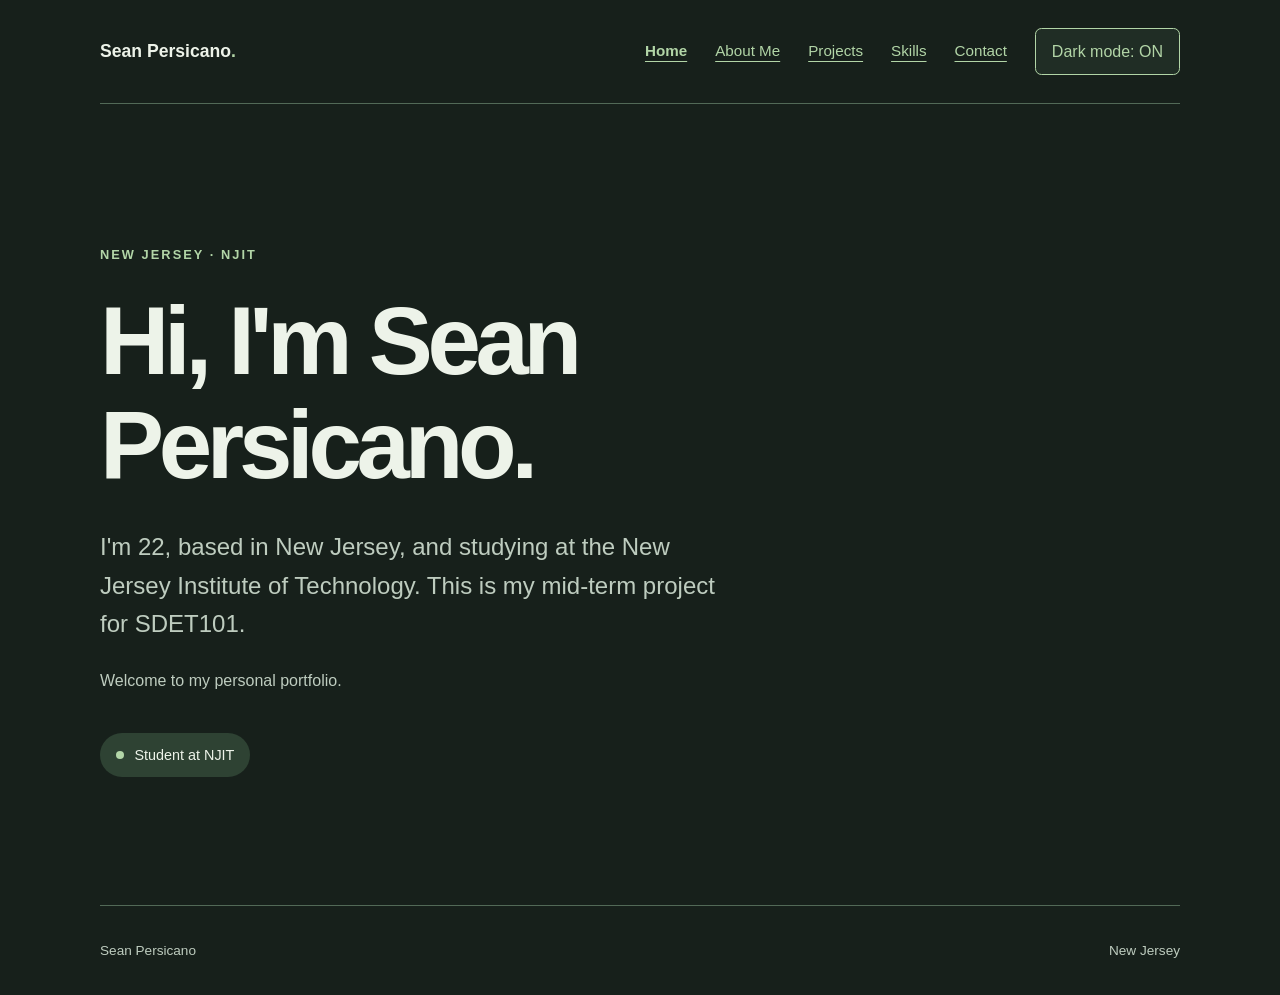
<file: index.html>
<!doctype html>
<html lang="en" data-theme="dark">
<head>
  <meta charset="utf-8">
  <meta name="viewport" content="width=device-width, initial-scale=1">
  <meta name="description" content="Meet Sean Persicano, a student at NJIT based in New Jersey.">
  <title>Sean Persicano | Personal Portfolio</title>
  <link rel="stylesheet" href="css/styles.css?v=theme-2">
  <script src="js/main.js?v=theme-4" defer></script>
</head>
<body>
  <a class="skip-link" href="#main">Skip to content</a>
  <header class="site-header">
    <a class="brand" href="index.html" aria-label="Sean Persicano home">Sean Persicano<span class="brand-dot" aria-hidden="true">.</span></a>
    <button class="menu-toggle" type="button" aria-expanded="false" aria-controls="navigation" hidden>Menu</button>
    <nav id="navigation" aria-label="Main navigation">
      <a href="index.html" aria-current="page">Home</a>
      <a href="about.html">About Me</a>
      <a href="projects.html">Projects</a>
      <a href="skills.html">Skills</a>
      <a href="contact.html">Contact</a>
      <button class="theme-toggle" type="button" aria-pressed="true" hidden>Dark mode: ON</button>
    </nav>
  </header>
  <main id="main">
    <section class="hero" id="introduction" aria-labelledby="intro-title">
      <p class="eyebrow">New Jersey · NJIT</p>
      <h1 id="intro-title">Hi, I'm Sean<span class="name-line">Persicano.</span></h1>
      <p class="intro">I'm 22, based in New Jersey, and studying at the New Jersey Institute of Technology. This is my mid-term project for SDET101.</p>
      <p class="welcome">Welcome to my personal portfolio.</p>
      <div class="student-note"><span class="note-dot" aria-hidden="true"></span>Student at NJIT</div>
    </section>
  </main>
  <footer class="site-footer"><p>Sean Persicano</p><p>New Jersey</p></footer>
</body>
</html>
</file>
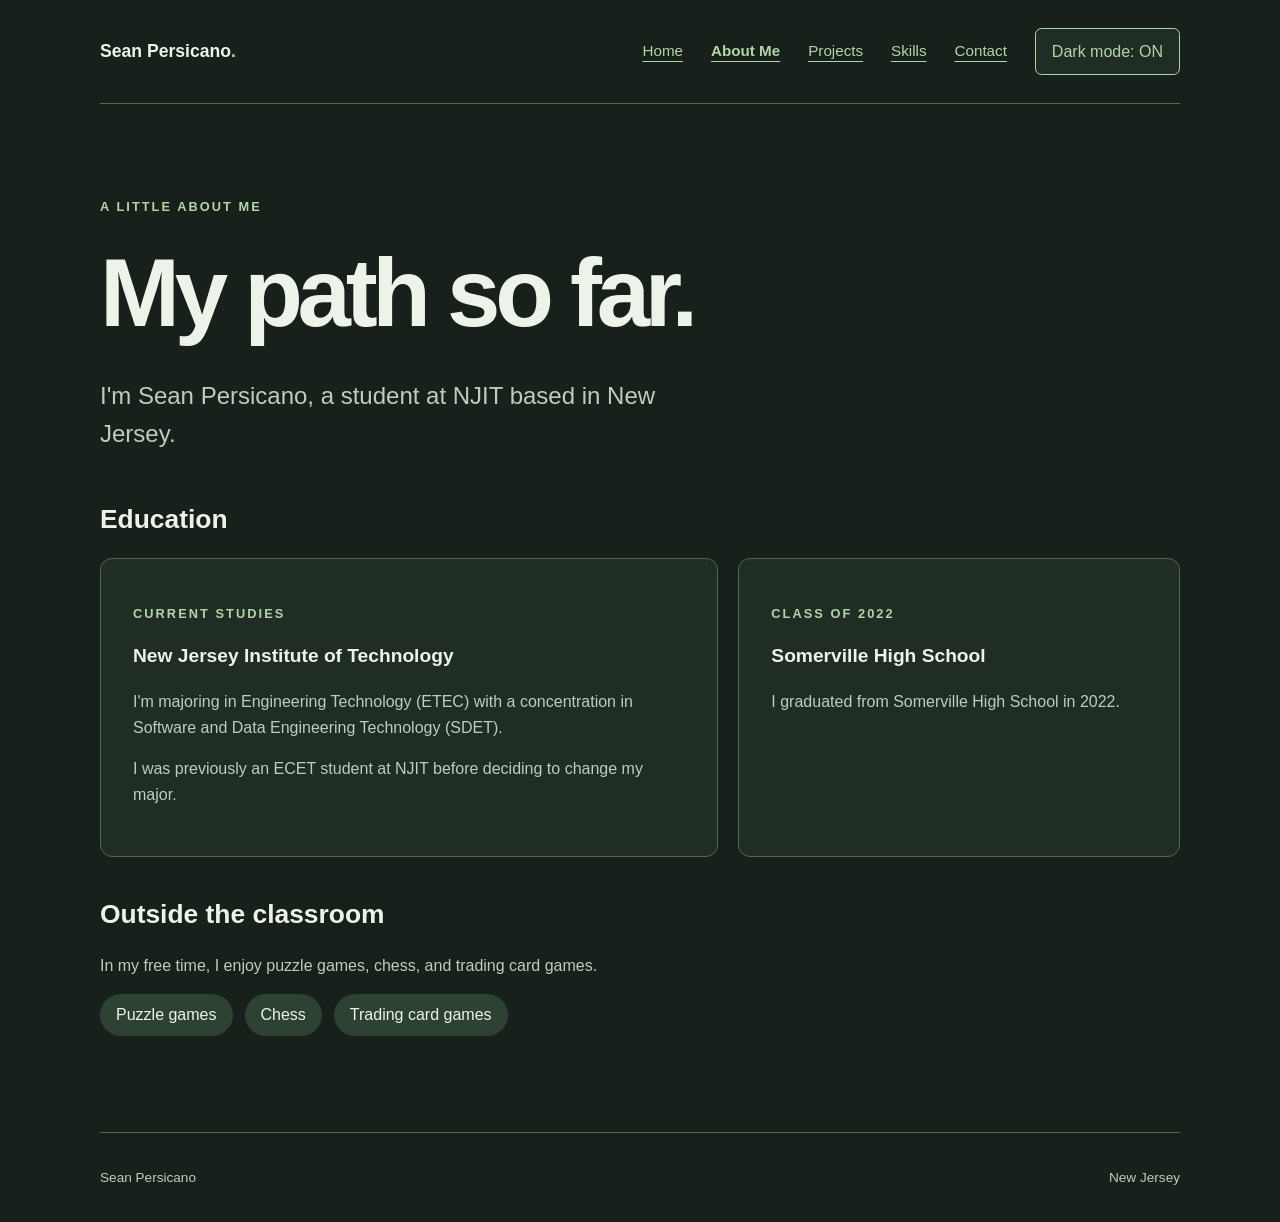
<file: about.html>
<!doctype html>
<html lang="en" data-theme="dark">
<head>
  <meta charset="utf-8">
  <meta name="viewport" content="width=device-width, initial-scale=1">
  <meta name="description" content="Learn about Sean Persicano's education at NJIT, background, and interests.">
  <title>About Me | Sean Persicano</title>
  <link rel="stylesheet" href="css/styles.css?v=theme-2">
  <script src="js/main.js?v=theme-4" defer></script>
</head>
<body>
  <a class="skip-link" href="#main">Skip to content</a>
  <header class="site-header">
    <a class="brand" href="index.html" aria-label="Sean Persicano home">Sean Persicano<span class="brand-dot" aria-hidden="true">.</span></a>
    <button class="menu-toggle" type="button" aria-expanded="false" aria-controls="navigation" hidden>Menu</button>
    <nav id="navigation" aria-label="Main navigation">
      <a href="index.html">Home</a>
      <a href="about.html" aria-current="page">About Me</a>
      <a href="projects.html">Projects</a>
      <a href="skills.html">Skills</a>
      <a href="contact.html">Contact</a>
      <button class="theme-toggle" type="button" aria-pressed="true" hidden>Dark mode: ON</button>
    </nav>
  </header>
  <main id="main" class="about-page">
    <header class="page-heading">
      <p class="eyebrow">A little about me</p>
      <h1>My path so far.</h1>
      <p class="intro">I'm Sean Persicano, a student at NJIT based in New Jersey.</p>
    </header>
    <section class="about-section" aria-labelledby="education-title">
      <h2 id="education-title">Education</h2>
      <div class="education-grid">
        <article class="education-card">
          <p class="eyebrow">Current studies</p>
          <h3>New Jersey Institute of Technology</h3>
          <p>I'm majoring in Engineering Technology (ETEC) with a concentration in Software and Data Engineering Technology (SDET).</p>
          <p>I was previously an ECET student at NJIT before deciding to change my major.</p>
        </article>
        <article class="education-card">
          <p class="eyebrow">Class of 2022</p>
          <h3>Somerville High School</h3>
          <p>I graduated from Somerville High School in 2022.</p>
        </article>
      </div>
    </section>
    <section class="about-section interests" aria-labelledby="interests-title">
      <h2 id="interests-title">Outside the classroom</h2>
      <p>In my free time, I enjoy puzzle games, chess, and trading card games.</p>
      <ul class="interest-list" aria-label="Interests">
        <li>Puzzle games</li>
        <li>Chess</li>
        <li>Trading card games</li>
      </ul>
    </section>
  </main>
  <footer class="site-footer"><p>Sean Persicano</p><p>New Jersey</p></footer>
</body>
</html>
</file>
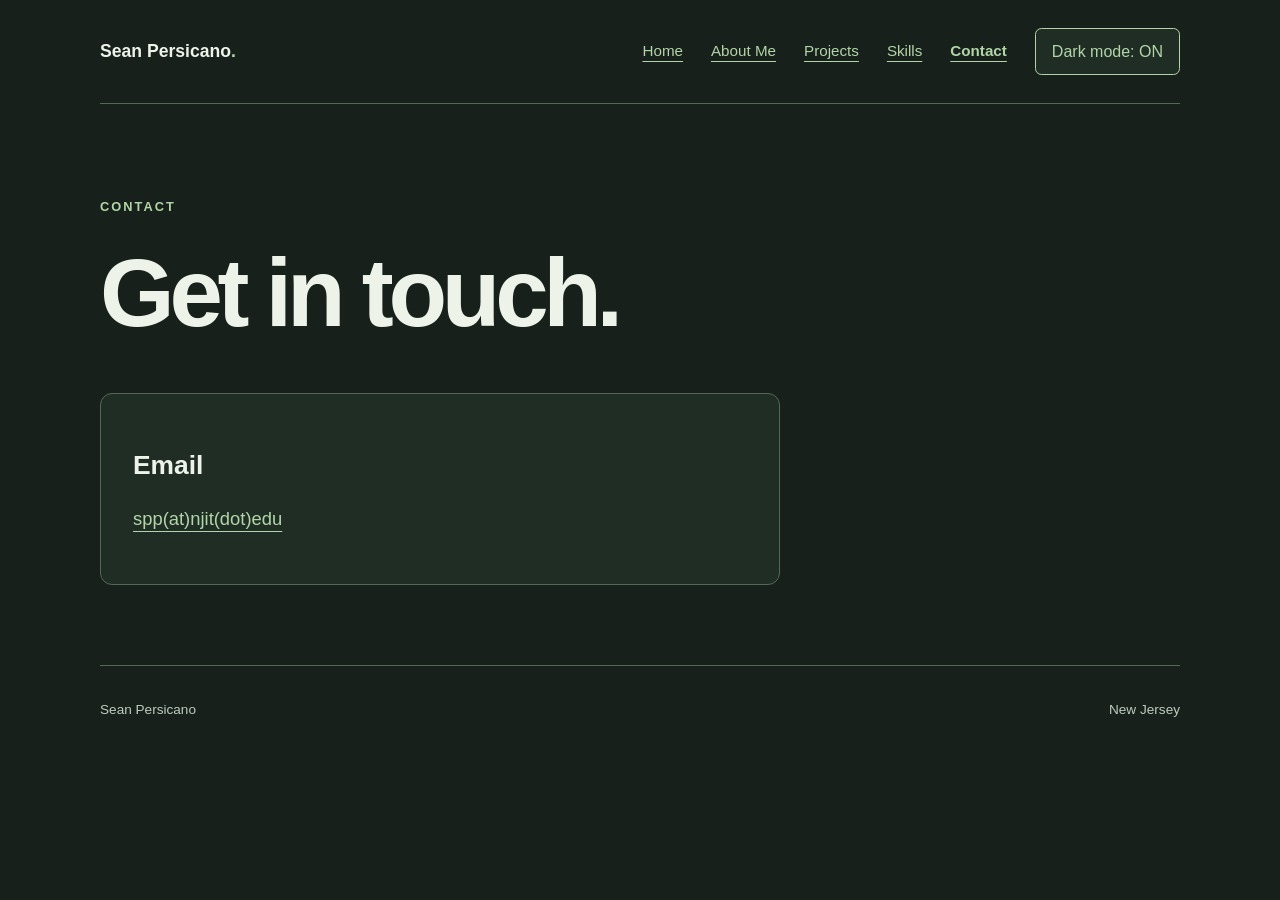
<file: contact.html>
<!doctype html>
<html lang="en" data-theme="dark">
<head>
  <meta charset="utf-8">
  <meta name="viewport" content="width=device-width, initial-scale=1">
  <meta name="description" content="Contact information for this personal portfolio.">
  <title>Contact | Sean Persicano</title>
  <link rel="stylesheet" href="css/styles.css?v=theme-2">
  <script src="js/main.js?v=theme-4" defer></script>
</head>
<body>
  <a class="skip-link" href="#main">Skip to content</a>
  <header class="site-header">
    <a class="brand" href="index.html" aria-label="Sean Persicano home">Sean Persicano<span class="brand-dot" aria-hidden="true">.</span></a>
    <button class="menu-toggle" type="button" aria-expanded="false" aria-controls="navigation" hidden>Menu</button>
    <nav id="navigation" aria-label="Main navigation">
      <a href="index.html">Home</a>
      <a href="about.html">About Me</a>
      <a href="projects.html">Projects</a>
      <a href="skills.html">Skills</a>
      <a href="contact.html" aria-current="page">Contact</a>
      <button class="theme-toggle" type="button" aria-pressed="true" hidden>Dark mode: ON</button>
    </nav>
  </header>
  <main id="main" class="about-page">
    <header class="page-heading">
      <p class="eyebrow">Contact</p>
      <h1>Get in touch.</h1>
    </header>
    <section class="education-card contact-card" aria-labelledby="email-title">
      <h2 id="email-title">Email</h2>
      <p class="contact-email"><a href="mailto:spp@njit.edu">spp(at)njit(dot)edu</a></p>
    </section>
  </main>
  <footer class="site-footer"><p>Sean Persicano</p><p>New Jersey</p></footer>
</body>
</html>
</file>
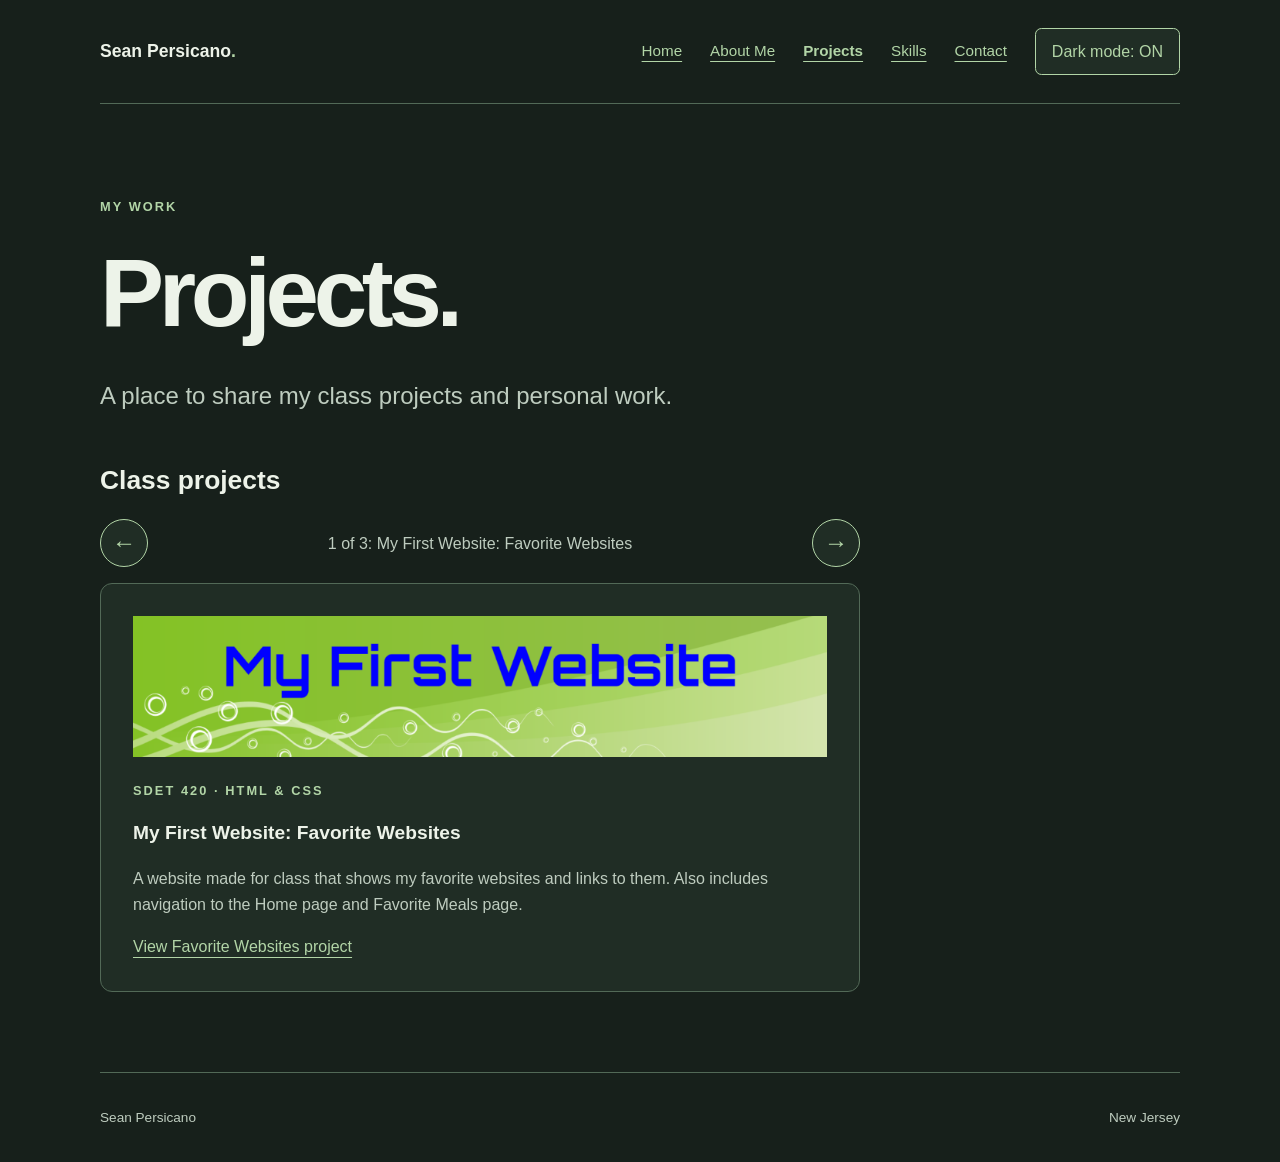
<file: projects.html>
<!doctype html>
<html lang="en" data-theme="dark">
<head>
  <meta charset="utf-8">
  <meta name="viewport" content="width=device-width, initial-scale=1">
  <meta name="description" content="Projects from Sean Persicano's studies and personal work.">
  <title>Projects | Sean Persicano</title>
  <link rel="stylesheet" href="css/styles.css?v=joke-1">
  <script src="js/main.js?v=joke-1" defer></script>
</head>
<body>
  <a class="skip-link" href="#main">Skip to content</a>
  <header class="site-header">
    <a class="brand" href="index.html" aria-label="Sean Persicano home">Sean Persicano<span class="brand-dot" aria-hidden="true">.</span></a>
    <button class="menu-toggle" type="button" aria-expanded="false" aria-controls="navigation" hidden>Menu</button>
    <nav id="navigation" aria-label="Main navigation">
      <a href="index.html">Home</a>
      <a href="about.html">About Me</a>
      <a href="projects.html" aria-current="page">Projects</a>
      <a href="skills.html">Skills</a>
      <a href="contact.html">Contact</a>
      <button class="theme-toggle" type="button" aria-pressed="true" hidden>Dark mode: ON</button>
    </nav>
  </header>
  <main id="main" class="about-page">
    <header class="page-heading">
      <p class="eyebrow">My work</p>
      <h1>Projects.</h1>
      <p class="intro">A place to share my class projects and personal work.</p>
    </header>
    <section class="project-carousel" aria-labelledby="class-projects-title">
      <h2 id="class-projects-title">Class projects</h2>
      <div class="project-controls" hidden>
        <button class="project-arrow" id="previous-project" type="button" aria-label="Previous project" aria-controls="project-slides">&#8592;</button>
        <p id="project-position" role="status" aria-live="polite" aria-atomic="true"></p>
        <button class="project-arrow" id="next-project" type="button" aria-label="Next project" aria-controls="project-slides">&#8594;</button>
      </div>
      <div id="project-slides">
      <article class="education-card project-card">
        <img class="project-image" src="images/first-website-banner.png" alt="My First Website banner from the SDET 420 project">
        <p class="eyebrow">SDET 420 · HTML &amp; CSS</p>
        <h3>My First Website: Favorite Websites</h3>
        <p>A website made for class that shows my favorite websites and links to them. Also includes navigation to the Home page and Favorite Meals page.</p>
        <a href="https://web.njit.edu/~spp/sdet420/homework/05/websites.html">View Favorite Websites project</a>
      </article>
      <article class="education-card project-card">
        <p class="eyebrow">Python · Google Colab</p>
        <h3>Currency Exchange Rates</h3>
        <p>A Python notebook that asks for a source and destination currency and retrieves the exchange rate using the requests library and a currency API. The code also includes calls to database helper functions to store and display rates.</p>
        <img class="project-image" src="images/currencyExchange.png" alt="Currency Exchange Rates notebook output showing an AUD to USD conversion rate of 0.69790335 and confirmation that the record was inserted successfully.">
        <a href="https://colab.research.google.com/drive/15ye6KY_7O_xkiotR3XmJXYBbXeoaK14U?usp=sharing">View Currency Exchange Rates notebook</a>
      </article>
      <article class="education-card project-card">
        <p class="eyebrow">Python · Google Colab</p>
        <h3>Random Joke Reader</h3>
        <p>A Python notebook that uses the requests library to retrieve a random joke from an API. It displays the setup and punchline, then saves them to a text file named jokes.txt.</p>
        <img class="project-image" src="images/joke.png" alt="Random Joke Reader output: Have you heard of the band 1023MB? They haven't got a gig yet.">
        <a href="https://colab.research.google.com/drive/1gExW-cVsghZFDTyhoH-hiHjzeKo3qYHu?usp=sharing">View Random Joke Reader notebook</a>
        <section class="joke-demo" aria-labelledby="joke-demo-title">
          <h4 id="joke-demo-title">Try it here</h4>
          <p>Get a random joke to read here.</p>
          <button class="joke-button" id="joke-button" type="button" hidden>Get a random joke</button>
          <div id="joke-output" role="status" aria-live="polite" aria-atomic="true">
            <p id="joke-setup"></p>
            <p id="joke-punchline"></p>
          </div>
          <noscript><p>Enable JavaScript to try the joke reader here, or open the notebook above.</p></noscript>
        </section>
      </article>
      </div>
    </section>
  </main>
  <footer class="site-footer"><p>Sean Persicano</p><p>New Jersey</p></footer>
</body>
</html>
</file>
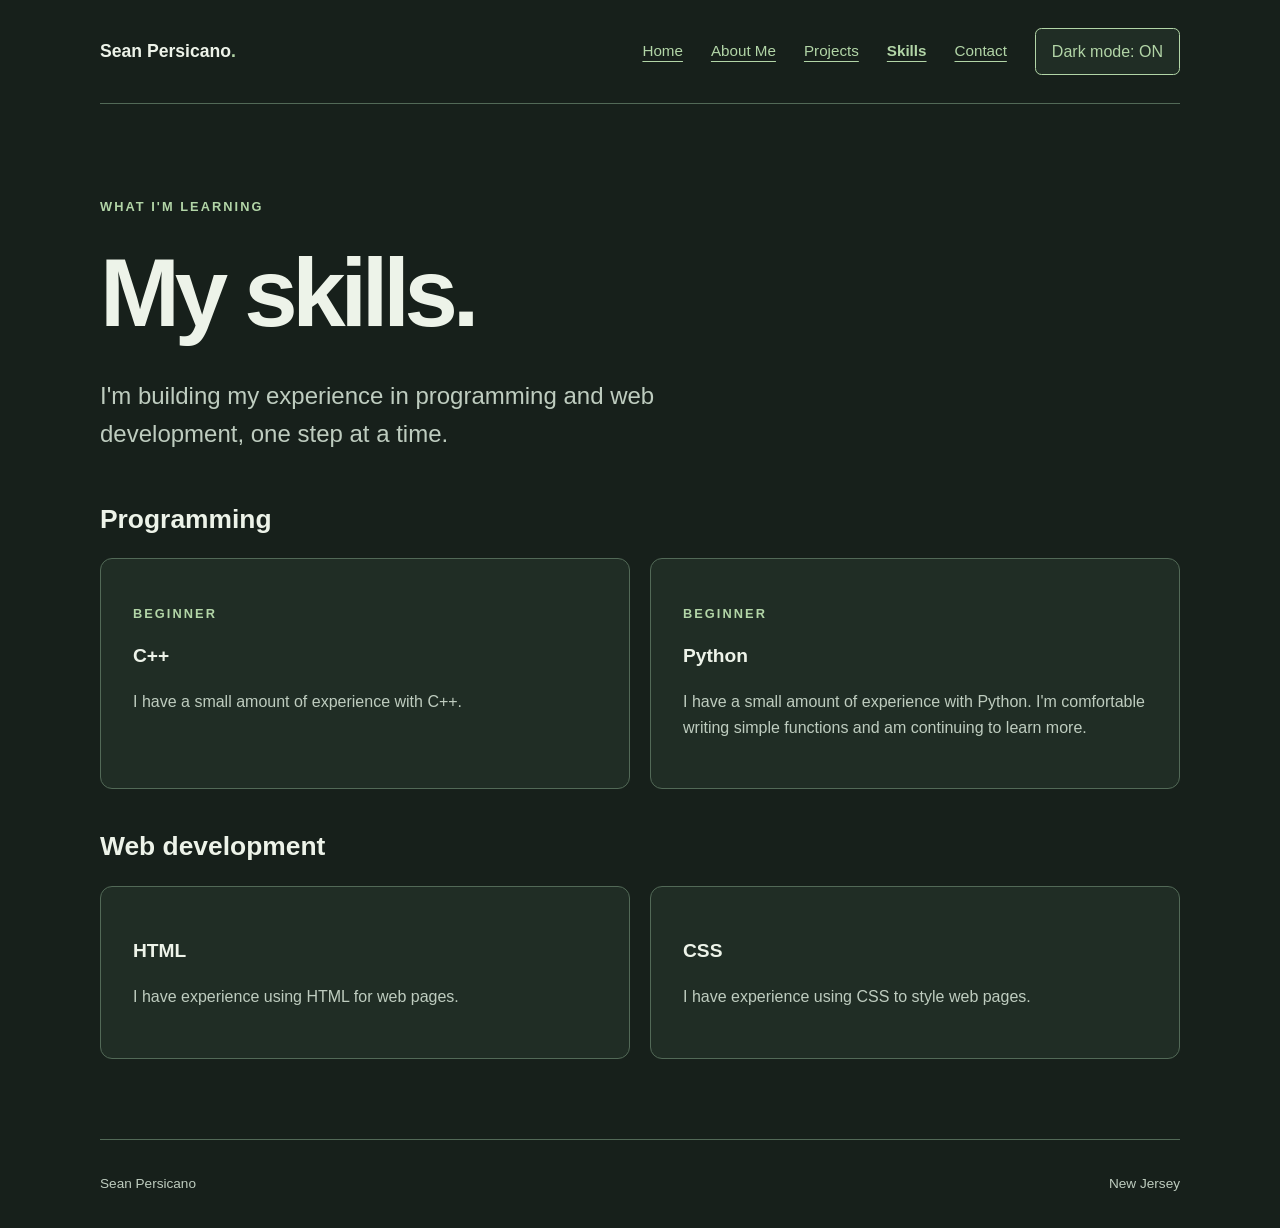
<file: skills.html>
<!doctype html>
<html lang="en" data-theme="dark">
<head>
  <meta charset="utf-8">
  <meta name="viewport" content="width=device-width, initial-scale=1">
  <meta name="description" content="Sean Persicano's experience with C++, Python, HTML, and CSS.">
  <title>Skills | Sean Persicano</title>
  <link rel="stylesheet" href="css/styles.css?v=theme-2">
  <script src="js/main.js?v=theme-4" defer></script>
</head>
<body>
  <a class="skip-link" href="#main">Skip to content</a>
  <header class="site-header">
    <a class="brand" href="index.html" aria-label="Sean Persicano home">Sean Persicano<span class="brand-dot" aria-hidden="true">.</span></a>
    <button class="menu-toggle" type="button" aria-expanded="false" aria-controls="navigation" hidden>Menu</button>
    <nav id="navigation" aria-label="Main navigation">
      <a href="index.html">Home</a>
      <a href="about.html">About Me</a>
      <a href="projects.html">Projects</a>
      <a href="skills.html" aria-current="page">Skills</a>
      <a href="contact.html">Contact</a>
      <button class="theme-toggle" type="button" aria-pressed="true" hidden>Dark mode: ON</button>
    </nav>
  </header>
  <main id="main" class="about-page">
    <header class="page-heading">
      <p class="eyebrow">What I'm learning</p>
      <h1>My skills.</h1>
      <p class="intro">I'm building my experience in programming and web development, one step at a time.</p>
    </header>
    <section class="about-section" aria-labelledby="programming-title">
      <h2 id="programming-title">Programming</h2>
      <div class="skills-grid">
        <article class="education-card">
          <p class="eyebrow">Beginner</p>
          <h3>C++</h3>
          <p>I have a small amount of experience with C++.</p>
        </article>
        <article class="education-card">
          <p class="eyebrow">Beginner</p>
          <h3>Python</h3>
          <p>I have a small amount of experience with Python. I'm comfortable writing simple functions and am continuing to learn more.</p>
        </article>
      </div>
    </section>
    <section class="about-section" aria-labelledby="web-title">
      <h2 id="web-title">Web development</h2>
      <div class="skills-grid">
        <article class="education-card">
          <h3>HTML</h3>
          <p>I have experience using HTML for web pages.</p>
        </article>
        <article class="education-card">
          <h3>CSS</h3>
          <p>I have experience using CSS to style web pages.</p>
        </article>
      </div>
    </section>
  </main>
  <footer class="site-footer"><p>Sean Persicano</p><p>New Jersey</p></footer>
</body>
</html>
</file>
<file: css/styles.css>
:root {
  color-scheme: light;
  --background: #FAFBF7;
  --surface: #FFFFFF;
  --sage: #E4EFDF;
  --border: #CDDCC7;
  --text: #25332A;
  --muted: #526155;
  --green: #356044;
}
:root[data-theme="dark"] {
  color-scheme: dark;
  --background: #17201B;
  --surface: #202D25;
  --sage: #2E4233;
  --border: #526957;
  --text: #EDF3E9;
  --muted: #BECCBF;
  --green: #B2D5A7;
}
* { box-sizing: border-box; }
body { margin: 0; background: var(--background); color: var(--text); font-family: Arial, Helvetica, sans-serif; line-height: 1.6; }
a { color: var(--green); text-underline-offset: .3em; }
a:hover { text-decoration-thickness: 2px; }
:focus-visible { outline: 3px solid var(--green); outline-offset: 5px; }
.skip-link { position: absolute; left: 1rem; top: -5rem; padding: .75rem; background: var(--surface); z-index: 2; }
.skip-link:focus { top: 1rem; }
.site-header, main, .site-footer { width: min(1080px, calc(100% - 3rem)); margin-inline: auto; }
.site-header { display: flex; flex-wrap: wrap; align-items: center; justify-content: space-between; gap: 1.5rem; padding-block: 1.75rem; border-bottom: 1px solid var(--border); }
.brand { color: var(--text); font-size: 1.1rem; font-weight: 700; text-decoration: none; }
.brand-dot { color: var(--green); }
nav { display: flex; flex-wrap: wrap; align-items: center; gap: 1.75rem; }
nav a { font-size: .95rem; }
nav [aria-current="page"] { font-weight: 700; }
.menu-toggle, .theme-toggle, .joke-button { background: var(--surface); color: var(--green); border: 1px solid var(--green); border-radius: .4rem; padding: .6rem 1rem; font: inherit; cursor: pointer; }
.joke-demo { margin-top: 1.5rem; padding-top: 1rem; border-top: 1px solid var(--border); }
.joke-demo h4 { font-size: 1.1rem; margin-block: .5rem; }
.joke-button:disabled { cursor: wait; opacity: .7; }
.theme-toggle[hidden] { display: none; }
.menu-toggle[hidden] { display: none; }
.hero { padding-block: clamp(4rem, 10vw, 8rem); max-width: 850px; }
.eyebrow { color: var(--green); text-transform: uppercase; letter-spacing: .16em; font-size: .8rem; font-weight: 700; }
h1 { font-size: clamp(3rem, 8vw, 6rem); line-height: 1.08; letter-spacing: -.055em; margin: 1.5rem 0 2rem; }
.name-line { display: block; }
.intro { font-size: clamp(1.15rem, 2.4vw, 1.5rem); max-width: 620px; color: var(--muted); }
.welcome { color: var(--muted); }
.student-note { display: inline-flex; align-items: center; gap: .65rem; margin-top: 1.5rem; padding: .65rem 1rem; background: var(--sage); border-radius: 2rem; font-size: .9rem; }
.note-dot { width: .5rem; height: .5rem; border-radius: 50%; background: var(--green); }
.about-page { padding-block: clamp(3rem, 7vw, 5rem); }
.page-heading { max-width: 850px; margin-bottom: 3rem; }
.about-section { margin-top: 2.5rem; }
h2 { font-size: 1.65rem; line-height: 1.3; }
h3 { font-size: 1.2rem; line-height: 1.4; }
.education-grid { display: grid; grid-template-columns: 1.4fr 1fr; gap: 1.25rem; }
.skills-grid { display: grid; grid-template-columns: repeat(2, minmax(0, 1fr)); gap: 1.25rem; }
.contact-card { max-width: 680px; }
.contact-email { overflow-wrap: anywhere; font-size: 1.15rem; }
.project-card { max-width: 760px; }
.project-card + .project-card { margin-top: 1.5rem; }
.project-controls { display: flex; align-items: center; justify-content: space-between; gap: 1rem; max-width: 760px; margin-bottom: 1rem; }
.project-controls[hidden], .project-card[hidden] { display: none; }
.project-controls p { margin: 0; text-align: center; color: var(--muted); overflow-wrap: anywhere; }
.project-arrow { flex-shrink: 0; min-width: 48px; min-height: 48px; background: var(--surface); color: var(--green); border: 1px solid var(--green); border-radius: 50%; font: inherit; font-size: 1.5rem; cursor: pointer; }
.project-arrow:hover { background: var(--sage); }
.project-carousel[data-ready] .project-card { margin-top: 0; }
.project-image { display: block; max-width: 100%; height: auto; margin-bottom: 1.5rem; }
.education-card { min-width: 0; padding: clamp(1.25rem, 3vw, 2rem); background: var(--surface); border: 1px solid var(--border); border-radius: .75rem; }
.education-card p:not(.eyebrow), .interests > p { color: var(--muted); }
.interest-list { display: flex; flex-wrap: wrap; gap: .75rem; padding: 0; list-style: none; }
.interest-list li { padding: .5rem 1rem; border-radius: 2rem; background: var(--sage); }
.site-footer { display: flex; justify-content: space-between; gap: 1rem; border-top: 1px solid var(--border); padding-block: 1.25rem; color: var(--muted); font-size: .85rem; }
@media (max-width: 600px) {
  .education-grid, .skills-grid { grid-template-columns: 1fr; }
  .site-header { flex-wrap: wrap; gap: 1rem; }
  .menu-toggle:not([hidden]) { display: inline-block; }
  nav { width: 100%; flex-direction: column; align-items: stretch; gap: .25rem; }
  nav a { padding-block: .6rem; }
  nav[data-open="false"] { display: none; }
  .site-footer { flex-wrap: wrap; }
}
</file>
